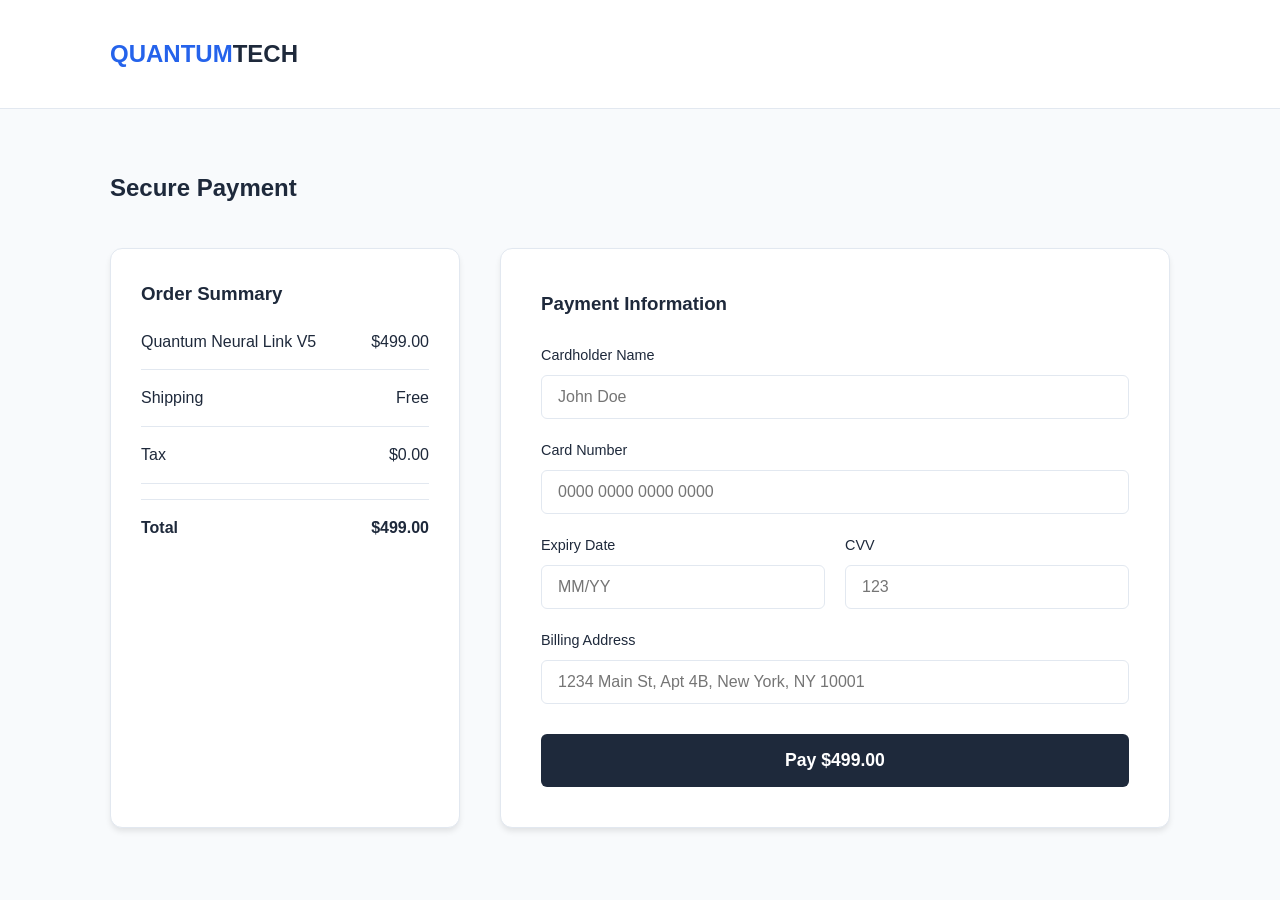
<file: checkout.html>
<!DOCTYPE html>
<html lang="en">
<head>
 <meta charset="UTF-8">
 <meta name="viewport" content="width=device-width, initial-scale=1.0">
 <title>Checkout - Quantum Tech</title>
 <link rel="stylesheet" href="style.css">
</head>
<body>

<header>
 <div class="container">
 <nav>
 <a href="index.html" class="logo">QUANTUM<span style="color: var(--text-main)">TECH</span></a>
 </nav>
 </div>
</header>

<main class="container">
 <h2 style="margin-bottom: 20px;">Secure Payment</h2>
 
 <div class="checkout-layout">
 <!-- Order Summary -->
 <div class="summary-card">
 <h3 style="margin-bottom: 20px;">Order Summary</h3>
 <div class="summary-item">
 <span>Quantum Neural Link V5</span>
 <span>$499.00</span>
 </div>
 <div class="summary-item">
 <span>Shipping</span>
 <span>Free</span>
 </div>
 <div class="summary-item">
 <span>Tax</span>
 <span>$0.00</span>
 </div>
 <hr style="border: 0; border-top: 1px solid var(--border); margin: 15px 0;">
 <div class="summary-item">
 <strong>Total</strong>
 <strong>$499.00</strong>
 </div>
 </div>

 <!-- Payment Form -->
 <div class="form-card">
 <h3 style="margin-bottom: 25px;">Payment Information</h3>
 
 <form id="paymentForm" action="process_payment.php" method="POST">
 <div class="form-group">
 <label for="name">Cardholder Name</label>
 <input type="text" id="name" name="name" placeholder="John Doe" required>
 </div>

 <div class="form-group">
 <label for="card_number">Card Number</label>
 <input type="text" id="card_number" name="card_number" placeholder="0000 0000 0000 0000" maxlength="19" required>
 </div>

 <div class="card-inputs">
 <div class="form-group">
 <label for="expiry">Expiry Date</label>
 <input type="text" id="expiry" name="expiry" placeholder="MM/YY" maxlength="5" required>
 </div>
 <div class="form-group">
 <label for="cvv">CVV</label>
 <input type="text" id="cvv" name="cvv" placeholder="123" maxlength="3" required>
 </div>
 </div>

 <div class="form-group">
 <label for="address">Billing Address</label>
 <input type="text" id="address" name="address" placeholder="1234 Main St, Apt 4B, New York, NY 10001" required>
 </div>

 <button type="submit" class="submit-btn" id="payBtn">Pay $499.00</button>
 </form>

 <div id="successMsg" class="success-message">
 <h3>Payment Successful!</h3>
 <p>Redirecting to confirmation...</p>
 </div>
 </div>
 </div>
</main>

<script src="script.js"></script>
</body>
</html>
</file>
<file: style.css>
/* style.css */
:root {
 --primary: #2563eb;
 --primary-dark: #1e40af;
 --bg: #f8fafc;
 --surface: #ffffff;
 --text-main: #1e293b;
 --text-muted: #64748b;
 --border: #e2e8f0;
 --success: #10b981;
}

* {
 box-sizing: border-box;
 margin: 0;
 padding: 0;
}

body {
 font-family: 'Segoe UI', Roboto, Helvetica, Arial, sans-serif;
 background-color: var(--bg);
 color: var(--text-main);
 line-height: 1.6;
}

/* Layout */
.container {
 max-width: 1100px;
 margin: 0 auto;
 padding: 20px;
}

header {
 background: var(--surface);
 border-bottom: 1px solid var(--border);
 padding: 15px 0;
 margin-bottom: 40px;
}

nav {
 display: flex;
 justify-content: space-between;
 align-items: center;
}

.logo {
 font-weight: 800;
 font-size: 1.5rem;
 color: var(--primary);
 text-decoration: none;
}

/* Product Section on Index */
.hero {
 display: flex;
 flex-wrap: wrap;
 gap: 40px;
 align-items: center;
 margin-bottom: 60px;
}

.hero-image {
 flex: 1;
 min-width: 300px;
}

.hero-image img {
 width: 100%;
 border-radius: 20px;
 box-shadow: 0 20px 40px rgba(0,0,0,0.1);
}

.hero-content {
 flex: 1;
 min-width: 300px;
}

h1 {
 font-size: 3rem;
 line-height: 1.1;
 margin-bottom: 20px;
 color: var(--text-main);
}

.price {
 font-size: 2rem;
 color: var(--primary);
 font-weight: 700;
 margin-bottom: 20px;
 display: block;
}

.description {
 color: var(--text-muted);
 font-size: 1.1rem;
 margin-bottom: 30px;
}

.btn {
 display: inline-block;
 background-color: var(--primary);
 color: white;
 padding: 15px 35px;
 border-radius: 8px;
 text-decoration: none;
 font-weight: 600;
 font-size: 1.1rem;
 border: none;
 cursor: pointer;
 transition: background 0.3s;
}

.btn:hover {
 background-color: var(--primary-dark);
}

/* Checkout Section */
.checkout-layout {
 display: flex;
 flex-wrap: wrap;
 gap: 40px;
 margin-top: 40px;
}

.summary-card {
 background: var(--surface);
 padding: 30px;
 border-radius: 12px;
 box-shadow: 0 4px 6px -1px rgba(0, 0, 0, 0.1);
 width: 100%;
 max-width: 350px;
 border: 1px solid var(--border);
}

.summary-item {
 display: flex;
 justify-content: space-between;
 margin-bottom: 15px;
 padding-bottom: 15px;
 border-bottom: 1px solid var(--border);
}

.summary-item:last-child {
 border-bottom: none;
 margin-bottom: 0;
 padding-bottom: 0;
}

.form-card {
 background: var(--surface);
 padding: 40px;
 border-radius: 12px;
 box-shadow: 0 4px 6px -1px rgba(0, 0, 0, 0.1);
 width: 100%;
 flex: 2;
 border: 1px solid var(--border);
}

.form-group {
 margin-bottom: 20px;
}

label {
 display: block;
 margin-bottom: 8px;
 font-weight: 500;
 font-size: 0.9rem;
 color: var(--text-main);
}

input {
 width: 100%;
 padding: 12px 16px;
 border: 1px solid var(--border);
 border-radius: 6px;
 font-size: 1rem;
 transition: border-color 0.2s;
}

input:focus {
 outline: none;
 border-color: var(--primary);
 box-shadow: 0 0 0 3px rgba(37, 99, 235, 0.1);
}

.card-inputs {
 display: grid;
 grid-template-columns: 1fr 1fr;
 gap: 20px;
}

.full-width {
 grid-column: span 2;
}

.submit-btn {
 width: 100%;
 padding: 16px;
 background-color: var(--text-main);
 color: white;
 border: none;
 border-radius: 6px;
 font-size: 1.1rem;
 font-weight: 600;
 cursor: pointer;
 margin-top: 10px;
}

.submit-btn:disabled {
 background-color: var(--text-muted);
 cursor: not-allowed;
}

/* Success Message */
.success-message {
 text-align: center;
 padding: 40px;
 background: #dcfce7;
 color: #166534;
 border-radius: 12px;
 margin-top: 20px;
 display: none;
}
</file>
